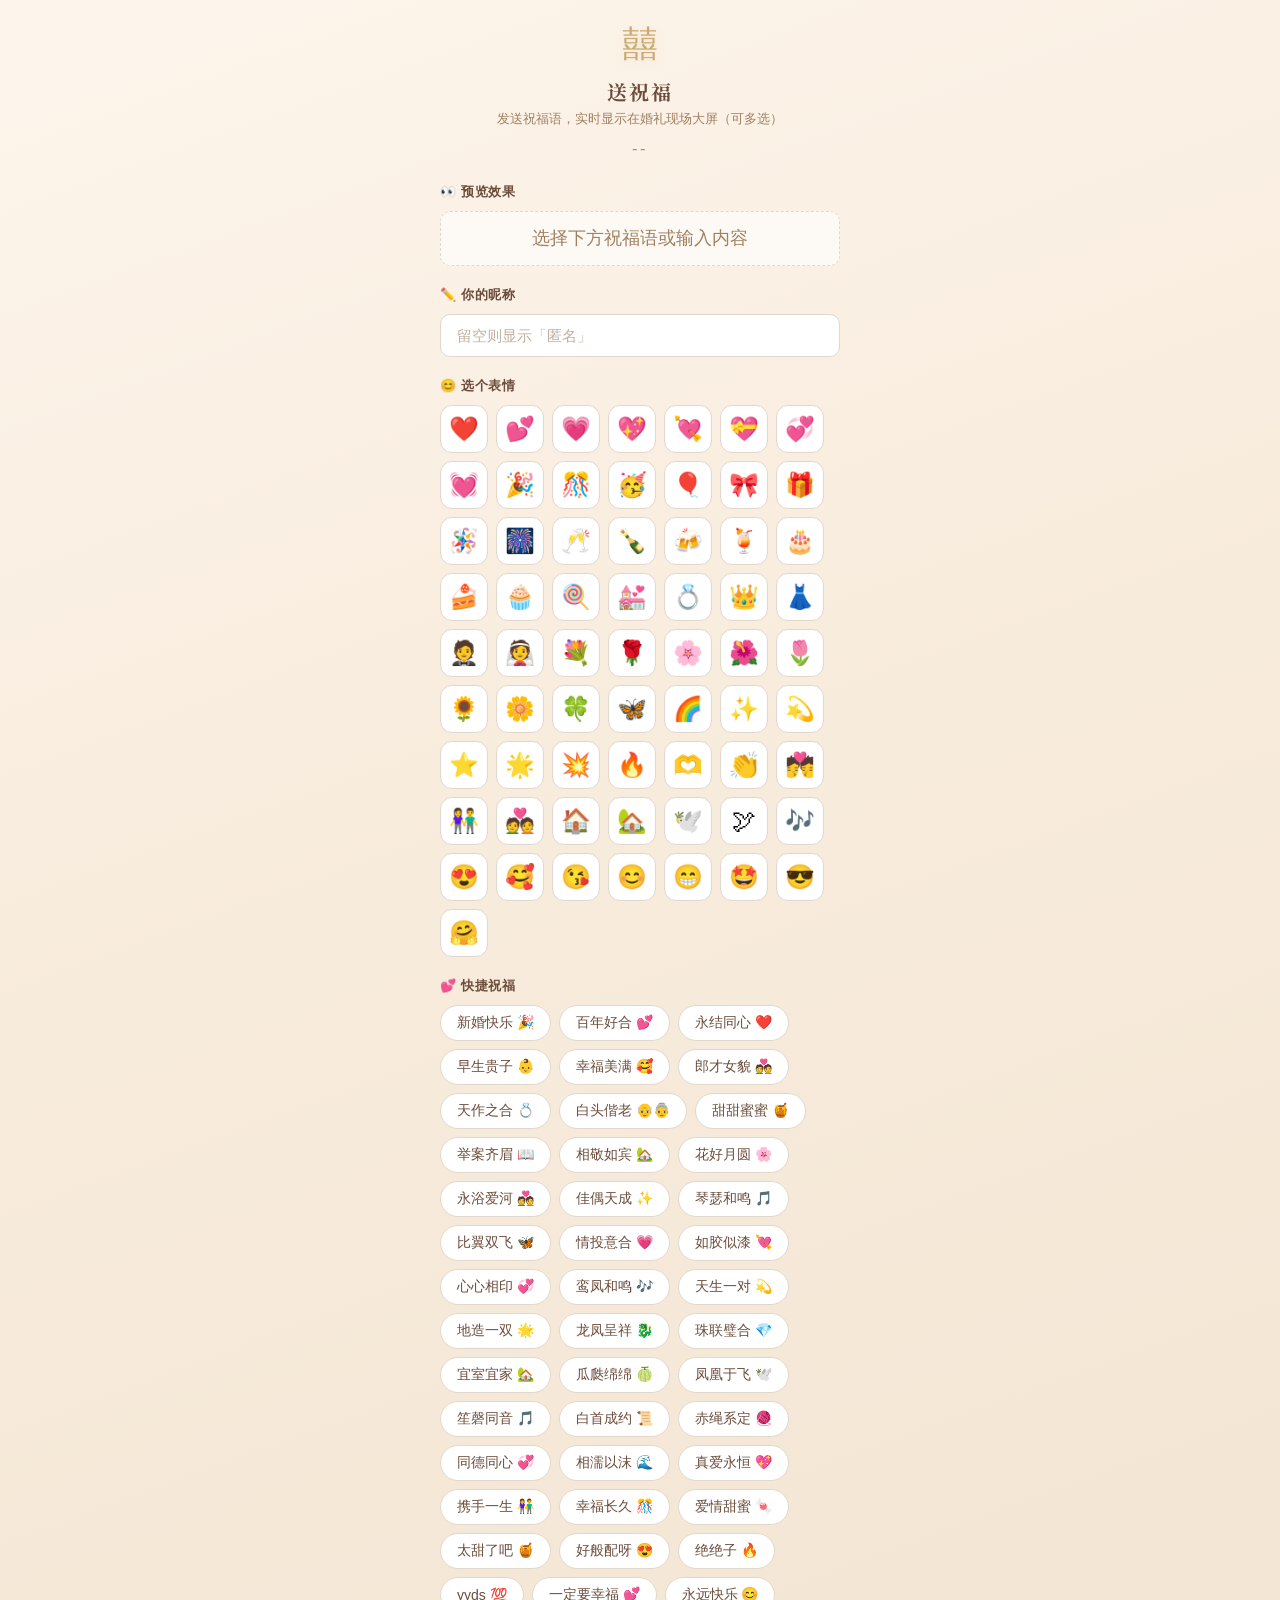
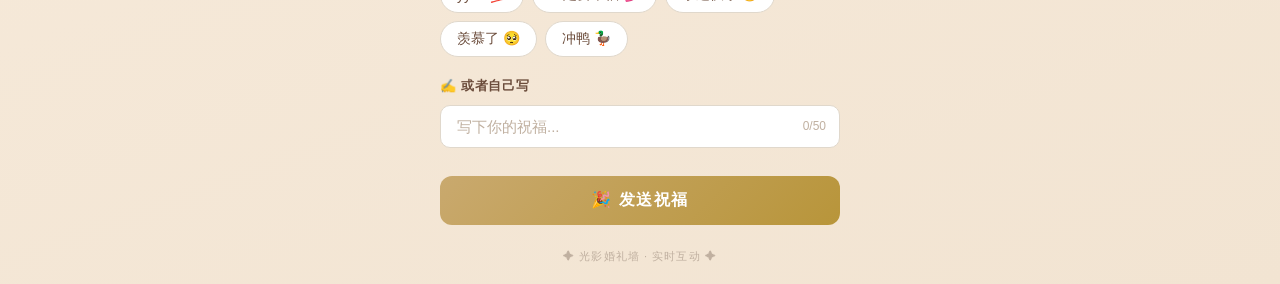
<file: public/danmaku/index.html>
<!DOCTYPE html>
<html lang="zh-CN">
<head>
  <meta charset="UTF-8">
  <meta name="viewport" content="width=device-width, initial-scale=1.0, maximum-scale=1.0, user-scalable=no">
  <title>送祝福 💕</title>
  <style>
    @import url('https://fonts.googleapis.com/css2?family=Noto+Serif+SC:wght@400;600&display=swap');
    * { margin: 0; padding: 0; box-sizing: border-box; }
    body {
      font-family: -apple-system, 'PingFang SC', 'Microsoft YaHei', sans-serif;
      background: linear-gradient(160deg, #fdf5ec 0%, #f8ecdd 40%, #f2e4d2 100%);
      min-height: 100vh; padding: 20px; color: #3d2b1f;
    }
    .page { max-width: 400px; margin: 0 auto; }
    .header { text-align: center; margin-bottom: 24px; }
    .header .xi { font-size: 36px; color: #c9a96e; text-shadow: 0 2px 8px rgba(201,169,110,0.2); }
    .header h1 { font-family: 'Noto Serif SC', serif; font-size: 20px; color: #6b4c3b; margin: 8px 0 4px; letter-spacing: 0.1em; }
    .header p { font-size: 13px; color: #a08060; }
    .couple-names { font-family: 'Noto Serif SC', serif; font-size: 16px; color: #8b6914; letter-spacing: 0.1em; margin-top: 8px; }

    .section { margin-bottom: 20px; }
    .section-label { font-size: 13px; font-weight: 600; color: #6b4c3b; margin-bottom: 10px; letter-spacing: 0.05em; }

    /* 昵称输入 */
    .nickname-input {
      width: 100%; padding: 12px 16px; border: 1.5px solid #e0d8cc; border-radius: 10px;
      font-size: 15px; color: #3d2b1f; background: #fff; outline: none;
      transition: border-color 0.2s;
    }
    .nickname-input:focus { border-color: #c9a96e; box-shadow: 0 0 0 3px rgba(201,169,110,0.1); }
    .nickname-input::placeholder { color: #c0b0a0; }

    /* 快捷表情 */
    .emoji-grid { display: flex; flex-wrap: wrap; gap: 8px; }
    .emoji-btn {
      width: 48px; height: 48px; border-radius: 12px; border: 1.5px solid #e0d8cc;
      background: #fff; font-size: 24px; cursor: pointer; transition: all 0.2s;
      display: flex; align-items: center; justify-content: center;
    }
    .emoji-btn:active { transform: scale(0.9); }
    .emoji-btn.selected { border-color: #c9a96e; background: rgba(201,169,110,0.1); box-shadow: 0 2px 8px rgba(201,169,110,0.2); }

    /* 快捷祝福语 */
    .blessing-grid { display: flex; flex-wrap: wrap; gap: 8px; }
    .blessing-btn {
      padding: 8px 16px; border-radius: 20px; border: 1.5px solid #e0d8cc;
      background: #fff; font-size: 14px; color: #6b4c3b; cursor: pointer;
      transition: all 0.2s; font-family: inherit;
    }
    .blessing-btn:active { transform: scale(0.95); }
    .blessing-btn.selected { border-color: #c9a96e; background: rgba(201,169,110,0.1); color: #8b6914; font-weight: 600; }

    /* 自定义输入 */
    .custom-input-wrap { position: relative; }
    .custom-input {
      width: 100%; padding: 12px 80px 12px 16px; border: 1.5px solid #e0d8cc; border-radius: 10px;
      font-size: 15px; color: #3d2b1f; background: #fff; outline: none;
      transition: border-color 0.2s;
    }
    .custom-input:focus { border-color: #c9a96e; box-shadow: 0 0 0 3px rgba(201,169,110,0.1); }
    .custom-input::placeholder { color: #c0b0a0; }
    .char-count { position: absolute; right: 14px; top: 50%; transform: translateY(-50%); font-size: 12px; color: #c0b0a0; }

    /* 发送按钮 */
    .send-btn {
      width: 100%; padding: 14px; border: none; border-radius: 12px;
      background: linear-gradient(135deg, #c9a96e, #b8953a); color: #fff;
      font-size: 16px; font-weight: 600; cursor: pointer; font-family: inherit;
      letter-spacing: 0.1em; transition: all 0.3s; margin-top: 8px;
    }
    .send-btn:active { transform: scale(0.97); }
    .send-btn:disabled { opacity: 0.5; cursor: not-allowed; }
    .send-btn .spinner { display: inline-block; width: 16px; height: 16px; border: 2px solid rgba(255,255,255,0.3); border-top-color: #fff; border-radius: 50%; animation: spin 0.6s linear infinite; margin-right: 6px; vertical-align: middle; }
    @keyframes spin { to { transform: rotate(360deg); } }

    /* 提示 */
    .toast {
      position: fixed; top: 80px; left: 50%; transform: translateX(-50%) translateY(-20px);
      padding: 12px 24px; border-radius: 10px; font-size: 14px; z-index: 999;
      opacity: 0; transition: all 0.3s; pointer-events: none;
    }
    .toast.show { opacity: 1; transform: translateX(-50%) translateY(0); }
    .toast.ok { background: #3a5a40; color: #fff; }
    .toast.err { background: #c0392b; color: #fff; }

    .footer { text-align: center; margin-top: 24px; font-size: 11px; color: #c0b0a0; letter-spacing: 0.1em; }

    /* 预览 */
    .preview-area {
      min-height: 48px; padding: 12px; background: rgba(255,255,255,0.6); border-radius: 10px;
      border: 1px dashed #e0d8cc; text-align: center; margin-bottom: 16px;
    }
    .preview-area .preview-text { font-size: 18px; color: #6b4c3b; line-height: 1.6; }
    .preview-area .preview-emoji { font-size: 32px; margin: 0 4px; }
  </style>
</head>
<body>

<div class="page">
  <div class="header">
    <div class="xi">囍</div>
    <h1>送祝福</h1>
    <p>发送祝福语，实时显示在婚礼现场大屏（可多选）</p>
    <div class="couple-names" id="coupleNames">--</div>
  </div>

  <!-- 预览 -->
  <div class="section">
    <div class="section-label">👀 预览效果</div>
    <div class="preview-area" id="previewArea">
      <span class="preview-text" id="previewText" style="color:#a08060;">选择下方祝福语或输入内容</span>
    </div>
  </div>

  <!-- 昵称 -->
  <div class="section">
    <div class="section-label">✏️ 你的昵称</div>
    <input type="text" class="nickname-input" id="nicknameInput" placeholder="留空则显示「匿名」" maxlength="12">
  </div>

  <!-- 快捷表情 -->
  <div class="section">
    <div class="section-label">😊 选个表情</div>
    <div class="emoji-grid" id="emojiGrid"></div>
  </div>

  <!-- 快捷祝福语 -->
  <div class="section">
    <div class="section-label">💕 快捷祝福</div>
    <div class="blessing-grid" id="blessingGrid"></div>
  </div>

  <!-- 自定义输入 -->
  <div class="section">
    <div class="section-label">✍️ 或者自己写</div>
    <div class="custom-input-wrap">
      <input type="text" class="custom-input" id="customInput" placeholder="写下你的祝福..." maxlength="50">
      <span class="char-count"><span id="charCount">0</span>/50</span>
    </div>
  </div>

  <!-- 发送 -->
  <button class="send-btn" id="sendBtn" onclick="sendDanmaku()">🎉 发送祝福</button>

  <div class="footer">✦ 光影婚礼墙 · 实时互动 ✦</div>
</div>

<div class="toast" id="toast"></div>

<script>
(function() {
  const params = new URLSearchParams(window.location.search);
  const slug = params.get('slug') || '';

  const EMOJIS = [
    '❤️','💕','💗','💖','💘','💝','💞','💓',
    '🎉','🎊','🥳','🎈','🎀','🎁','🪅','🎆',
    '🥂','🍾','🍻','🍹','🎂','🍰','🧁','🍭',
    '💒','💍','👑','👗','🤵','👰','💐','🌹',
    '🌸','🌺','🌷','🌻','🌼','🍀','🦋','🌈',
    '✨','💫','⭐','🌟','💥','🔥','🫶','👏',
    '💏','👫','💑','🏠','🏡','🕊️','🕊','🎶',
    '😍','🥰','😘','😊','😁','🤩','😎','🤗',
  ];
  const BLESSINGS = [
    '新婚快乐 🎉','百年好合 💕','永结同心 ❤️','早生贵子 👶',
    '幸福美满 🥰','郎才女貌 💑','天作之合 💍','白头偕老 👴👵',
    '甜甜蜜蜜 🍯','举案齐眉 📖','相敬如宾 🏡','花好月圆 🌸',
    '永浴爱河 💑','佳偶天成 ✨','琴瑟和鸣 🎵','比翼双飞 🦋',
    '情投意合 💗','如胶似漆 💘','心心相印 💞','鸾凤和鸣 🎶',
    '天生一对 💫','地造一双 🌟','龙凤呈祥 🐉','珠联璧合 💎',
    '宜室宜家 🏡','瓜瓞绵绵 🍈','凤凰于飞 🕊️','笙磬同音 🎵',
    '白首成约 📜','赤绳系定 🧶','同德同心 💞','相濡以沫 🌊',
    '真爱永恒 💖','携手一生 👫','幸福长久 🎊','爱情甜蜜 🍬',
    '太甜了吧 🍯','好般配呀 😍','绝绝子 🔥','yyds 💯',
    '一定要幸福 💕','永远快乐 😊','羡慕了 🥺','冲鸭 🦆',
  ];

  let selectedEmoji = '';
  let selectedBlessings = []; // 多选

  // 加载新人信息
  async function loadWedding() {
    if (!slug) return;
    try {
      const res = await fetch('/api/wedding/' + slug);
      const data = await res.json();
      if (data.ok && data.wedding) {
        document.getElementById('coupleNames').textContent = data.wedding.couple_name || '';
      }
    } catch (e) {}
  }

  // 渲染表情
  function renderEmojis() {
    const grid = document.getElementById('emojiGrid');
    grid.innerHTML = EMOJIS.map(e =>
      '<button class="emoji-btn" onclick="selectEmoji(\'' + e + '\',this)">' + e + '</button>'
    ).join('');
  }

  // 渲染祝福语
  function renderBlessings() {
    const grid = document.getElementById('blessingGrid');
    grid.innerHTML = BLESSINGS.map(b =>
      '<button class="blessing-btn" onclick="selectBlessing(\'' + b + '\',this)">' + b + '</button>'
    ).join('');
  }

  // 选择表情
  window.selectEmoji = function(emoji, btn) {
    document.querySelectorAll('.emoji-btn').forEach(b => b.classList.remove('selected'));
    if (selectedEmoji === emoji) {
      selectedEmoji = '';
    } else {
      selectedEmoji = emoji;
      btn.classList.add('selected');
    }
    updatePreview();
  };

  // 选择祝福语（多选）
  window.selectBlessing = function(text, btn) {
    var idx = selectedBlessings.indexOf(text);
    if (idx >= 0) {
      selectedBlessings.splice(idx, 1);
      btn.classList.remove('selected');
    } else {
      if (selectedBlessings.length >= 5) { showToast('最多选5条祝福语', true); return; }
      selectedBlessings.push(text);
      btn.classList.add('selected');
      document.getElementById('customInput').value = '';
    }
    updatePreview();
  };

  // 自定义输入
  document.getElementById('customInput').addEventListener('input', function() {
    document.getElementById('charCount').textContent = this.value.length;
    if (this.value) {
      selectedBlessings = [];
      document.querySelectorAll('.blessing-btn').forEach(b => b.classList.remove('selected'));
    }
    updatePreview();
  });

  // 更新预览
  function updatePreview() {
    const preview = document.getElementById('previewArea');
    const customText = document.getElementById('customInput').value;
    const hasContent = selectedBlessings.length > 0 || customText;
    if (!hasContent && !selectedEmoji) {
      preview.innerHTML = '<span class="preview-text" style="color:#a08060;">选择下方祝福语或输入内容（可多选）</span>';
      return;
    }
    let html = '';
    if (selectedBlessings.length > 0) {
      html += selectedBlessings.map(function(b) {
        return '<span style="display:inline-block;padding:4px 10px;margin:3px;background:rgba(201,169,110,0.1);border:1px solid rgba(201,169,110,0.2);border-radius:12px;font-size:14px;color:#6b4c3b;">' + (selectedEmoji ? selectedEmoji + ' ' : '') + escHtml(b) + (selectedEmoji ? ' ' + selectedEmoji : '') + '</span>';
      }).join('');
      html += '<div style="font-size:11px;color:#a08060;margin-top:6px;">将发送 ' + selectedBlessings.length + ' 条弹幕</div>';
    } else if (customText) {
      if (selectedEmoji) html += '<span class="preview-emoji">' + selectedEmoji + '</span>';
      html += '<span class="preview-text">' + escHtml(customText) + '</span>';
      if (selectedEmoji) html += '<span class="preview-emoji">' + selectedEmoji + '</span>';
    }
    preview.innerHTML = html;
  }

  function escHtml(s) {
    const d = document.createElement('div');
    d.textContent = s;
    return d.innerHTML;
  }

  // 发送（支持多选批量发送）
  window.sendDanmaku = async function() {
    if (!slug) { showToast('请通过婚礼链接访问', true); return; }

    const customText = document.getElementById('customInput').value.trim();
    const emoji = selectedEmoji;
    const nickname = document.getElementById('nicknameInput').value.trim() || '匿名';

    // 构建待发送列表
    var toSend = [];
    if (selectedBlessings.length > 0) {
      selectedBlessings.forEach(function(b) { toSend.push({ content: b, emoji: emoji }); });
    } else if (customText) {
      toSend.push({ content: customText, emoji: emoji });
    }

    if (toSend.length === 0) { showToast('请输入祝福语或选择表情', true); return; }

    const btn = document.getElementById('sendBtn');
    btn.disabled = true;
    btn.innerHTML = '<span class="spinner"></span> 发送中...';

    var success = 0, fail = 0;
    try {
      for (var i = 0; i < toSend.length; i++) {
        var item = toSend[i];
        try {
          var res = await fetch('/api/danmaku', {
            method: 'POST',
            headers: { 'Content-Type': 'application/json' },
            body: JSON.stringify({ slug: slug, nickname: nickname, content: item.content, emoji: item.emoji })
          });
          var data = await res.json();
          if (data.ok) success++;
          else fail++;
          // 间隔 500ms 避免限流
          if (i < toSend.length - 1) await new Promise(function(r) { setTimeout(r, 500); });
        } catch (e) { fail++; }
      }

      if (success > 0) {
        showToast('🎉 已发送 ' + success + ' 条祝福' + (fail > 0 ? '，' + fail + ' 条失败' : ''));
        selectedEmoji = '';
        selectedBlessings = [];
        document.getElementById('customInput').value = '';
        document.getElementById('charCount').textContent = '0';
        document.querySelectorAll('.emoji-btn').forEach(b => b.classList.remove('selected'));
        document.querySelectorAll('.blessing-btn').forEach(b => b.classList.remove('selected'));
        updatePreview();
      } else {
        showToast('发送失败', true);
      }
    } catch (e) {
      showToast('网络错误', true);
    } finally {
      btn.disabled = false;
      btn.innerHTML = '🎉 发送祝福';
    }
  };

  function showToast(msg, isErr) {
    const t = document.getElementById('toast');
    t.textContent = msg;
    t.className = 'toast show ' + (isErr ? 'err' : 'ok');
    setTimeout(() => t.className = 'toast', 2500);
  }

  renderEmojis();
  renderBlessings();
  loadWedding();
})();
</script>

</body>
</html>
</file>
